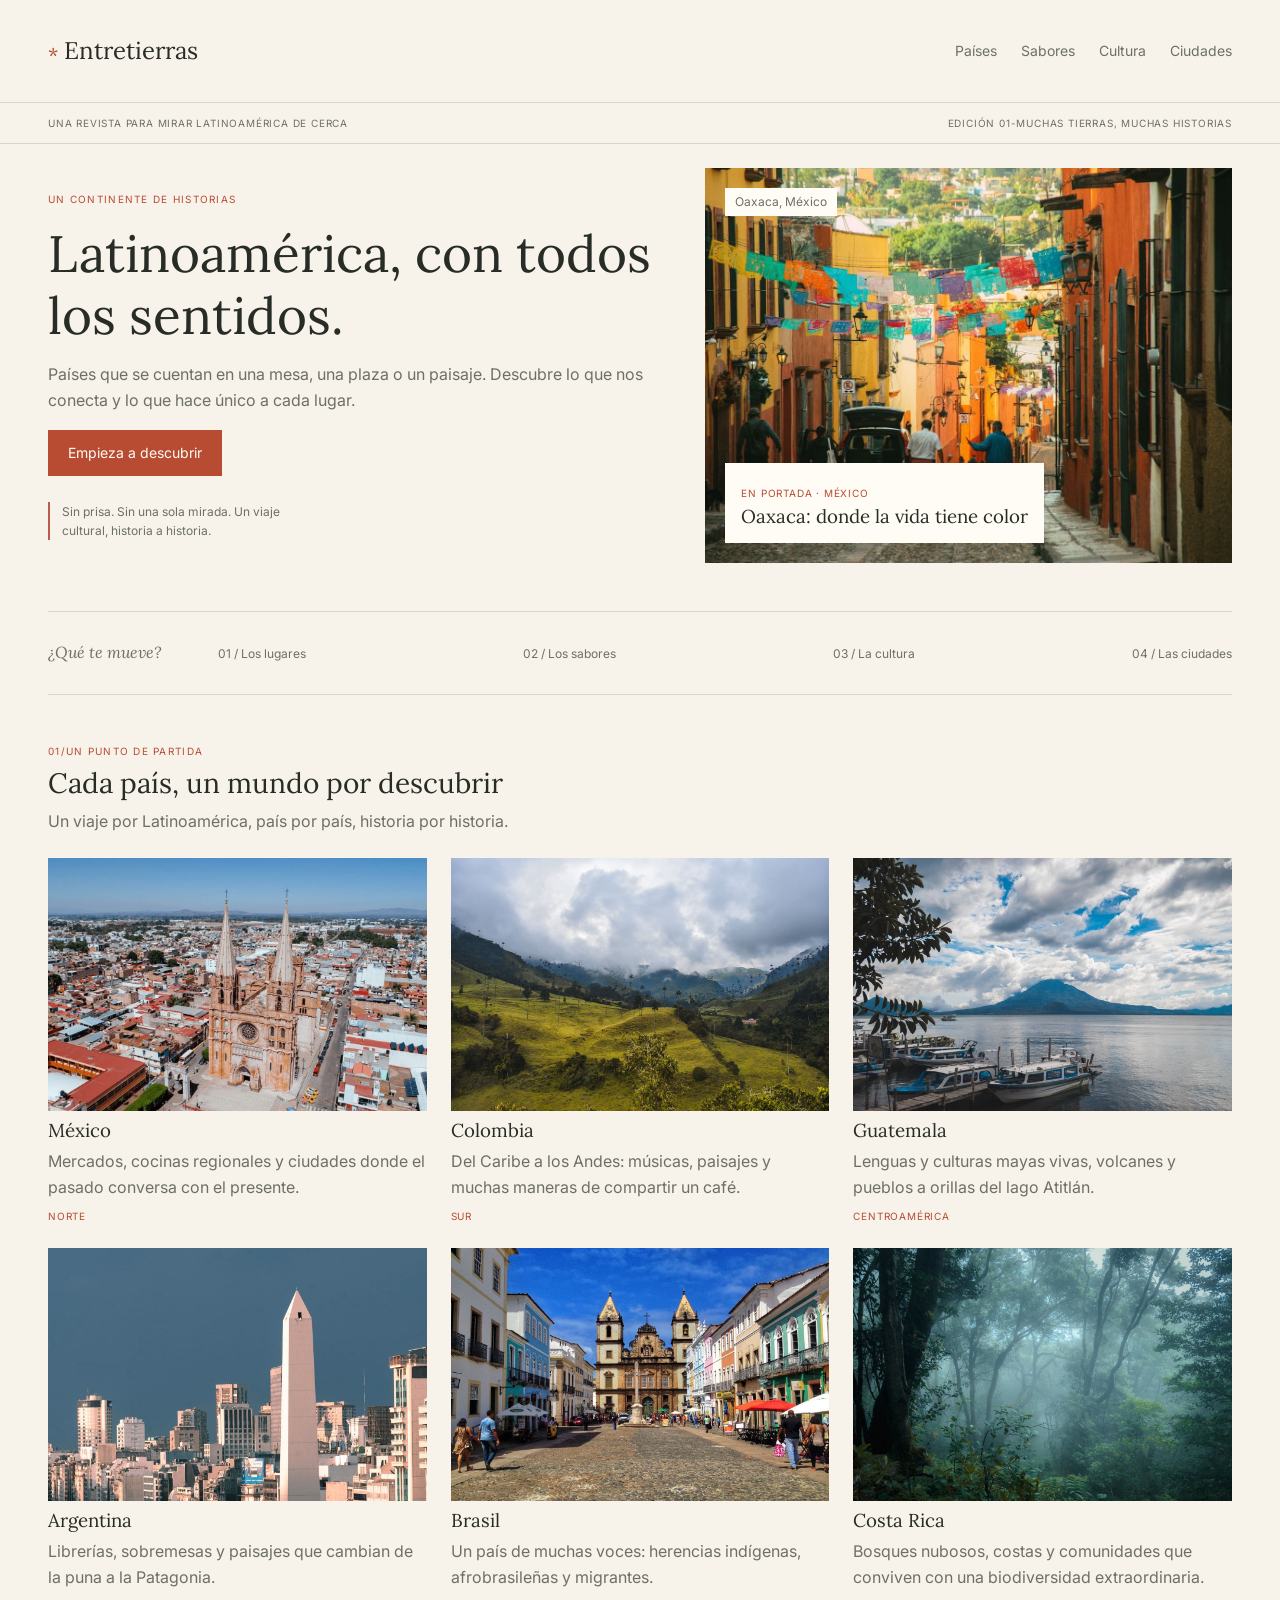
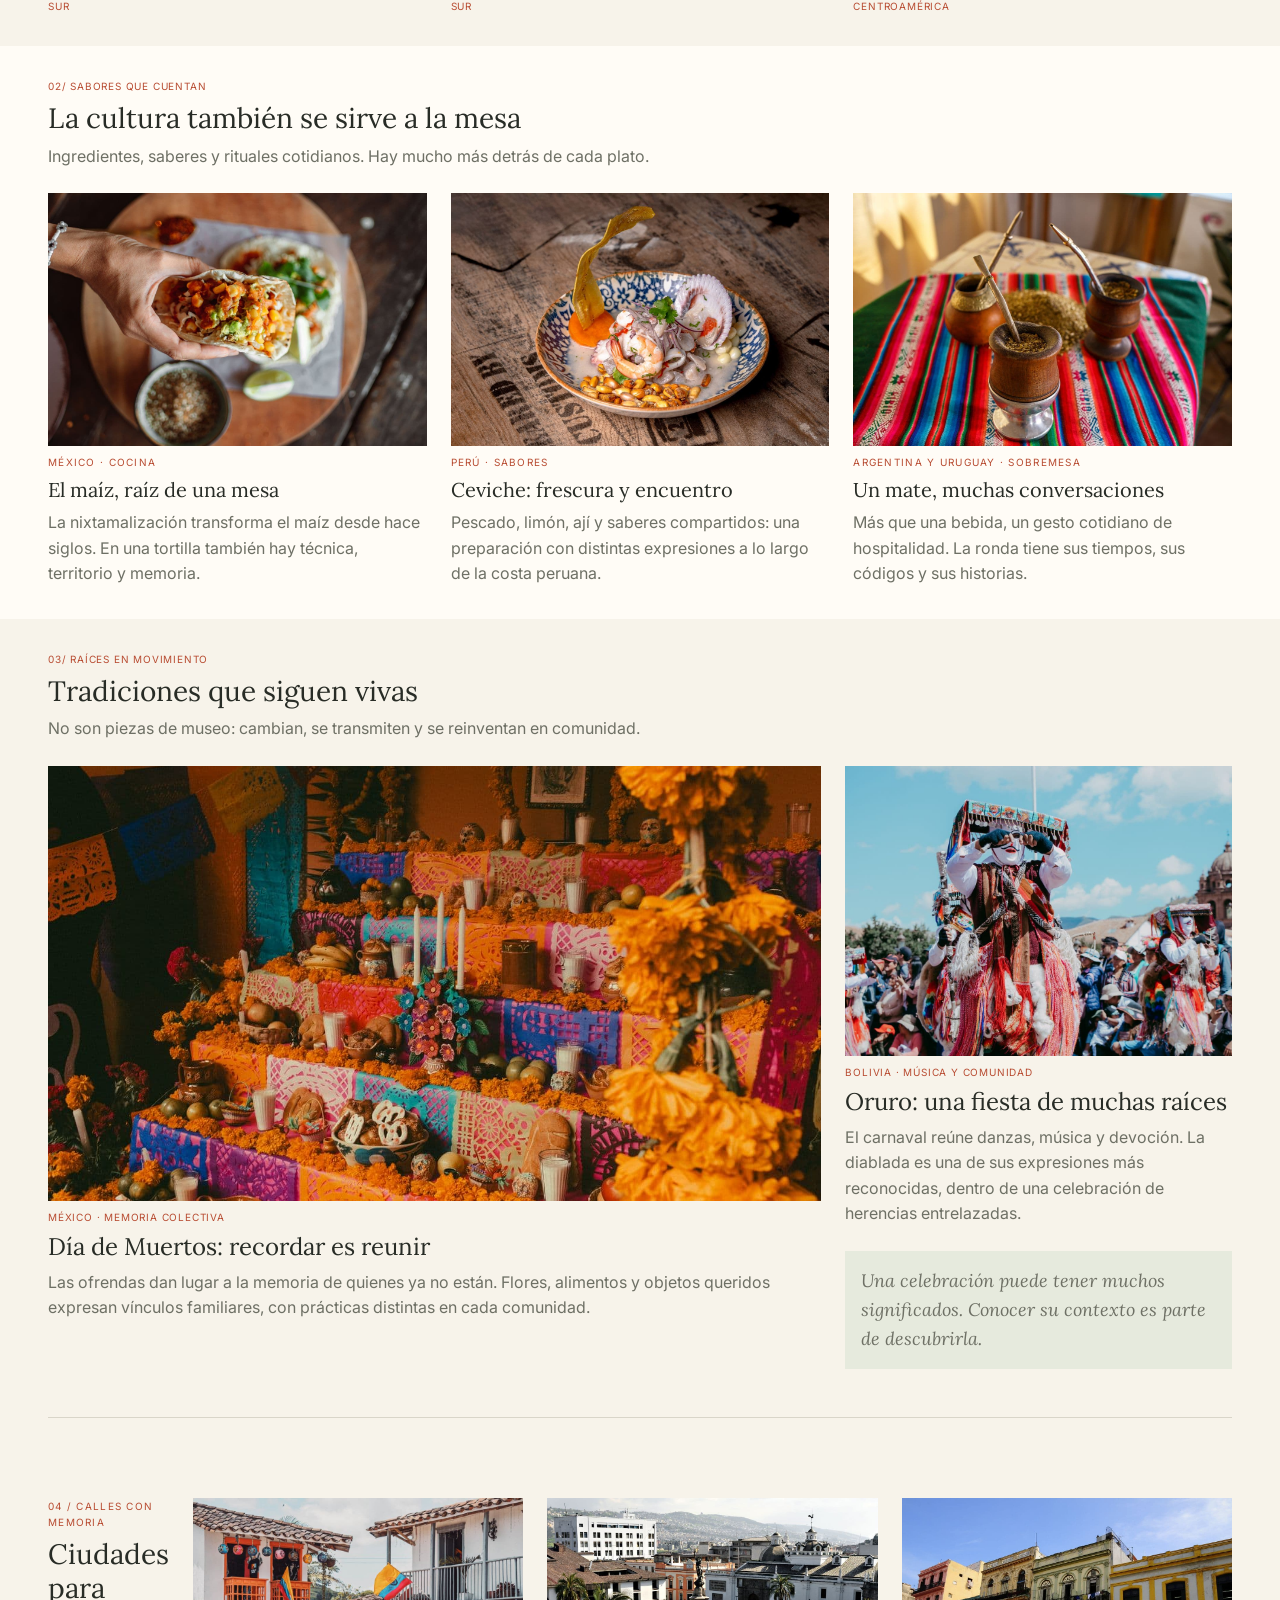
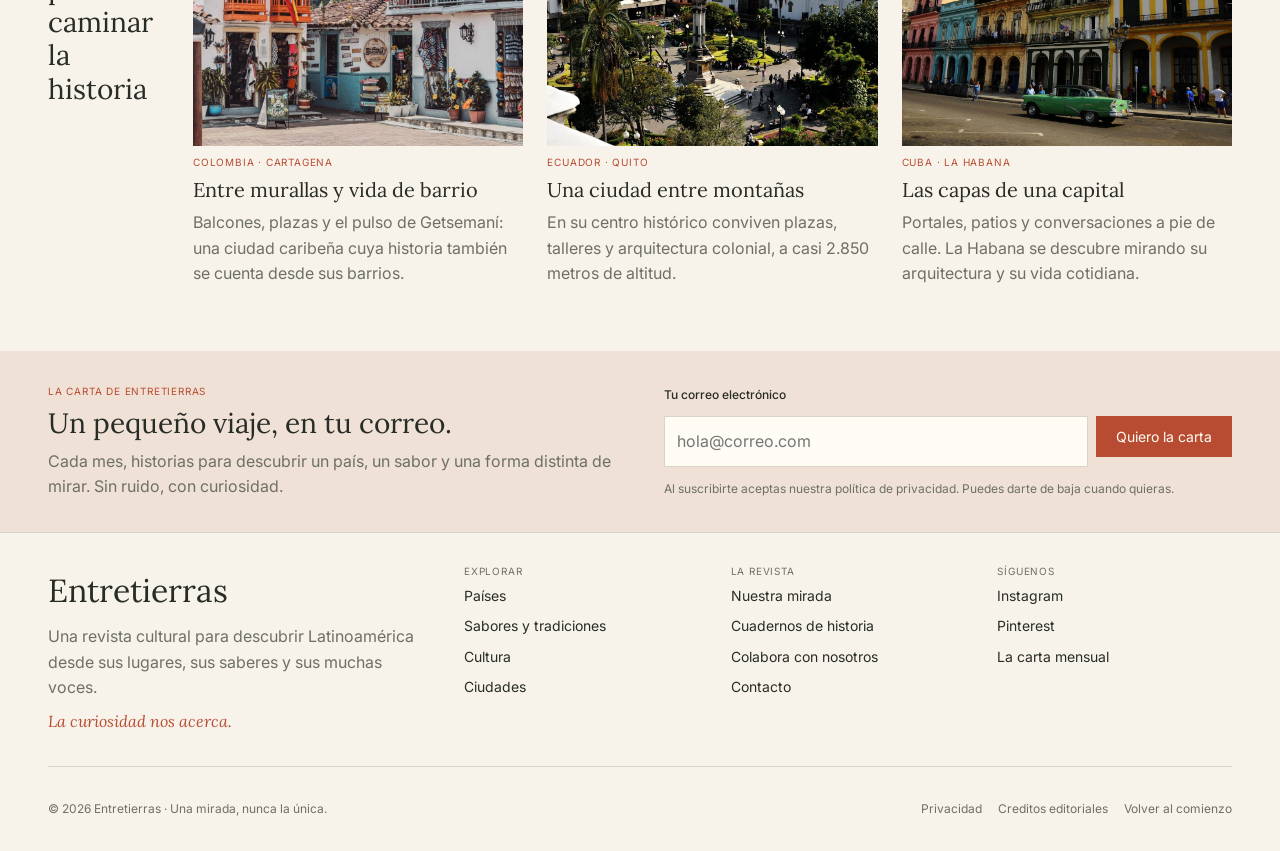
<file: index.html>
<!DOCTYPE html>
<html lang="es">
<head>
    <meta charset="UTF-8">
    <meta name="viewport" content="width=device-width, initial-scale=1.0">
    <title>Entretierras · Revista de Latinoamérica</title>
    <link rel="preconnect" href="https://fonts.googleapis.com">
    <link rel="preconnect" href="https://fonts.gstatic.com" crossorigin>
    <link href="https://fonts.googleapis.com/css2?family=Inter:wght@400;500;600&family=Lora:ital,wght@0,400;0,500;1,400&display=swap" rel="stylesheet">
    <link rel="stylesheet" href="css/base.css">
    <link rel="stylesheet" href="css/layout.css">
    <link rel="stylesheet" href="css/responsive.css">
</head>
<body>
    <!--Parte del header y nav de la pagína-->
   
     <header class="header">
        <a href="index.html" class="logo">
            <span class="logo-asterisco">*</span> Entretierras
        </a>

        <nav class ="nav" aria-label="Navegación principal">
            <ul class="lista-nav">
                <li><a href="#paises" >Países</a></li>
                <li><a href="#sabores" >Sabores</a></li>
                <li><a href="#cultura" >Cultura</a></li>
                <li><a href="#ciudades" >Ciudades</a></li>
            </ul>
        </nav>
     </header>

     <main>

        <div class="eslogan">
            <p>UNA REVISTA PARA MIRAR LATINOAMÉRICA DE CERCA</p>
            <p>EDICIÓN 01-MUCHAS TIERRAS, MUCHAS HISTORIAS</p>
        </div>

     
        <!--Parte de la historia destacada-->
        <section class="historia-destacada" id="inicio">

                <div class="historia-portada">
                    <span class="subtitulo">UN CONTINENTE DE HISTORIAS</span>
                    <h1 class="titulo-principal">Latinoamérica, con todos los sentidos.</h1>
                     <p>Países que se cuentan en una mesa, una plaza o un paisaje. Descubre lo que nos conecta y lo que hace único a cada lugar.</p>
                     <a href="#paises" class="boton">Empieza a descubrir</a>

                     <p class="nota-hero">Sin prisa. Sin una sola mirada.
                        Un viaje cultural, historia a historia.</p>
                </div>
                
                <div class="historia-imagen">
                    <img src="img/hero/Oaxaca-mexico.jpg"class="foto-hero" alt="Calle colonial con balcones en Oaxaca">
                    <div class="ubicacion-imagen">
                        <p>Oaxaca, México</p>
                    </div>

                    <div class="tarjeta-flotante">
                        <span>EN PORTADA · MÉXICO</span>
                        <h3>Oaxaca: donde la vida tiene color</h3>
                    </div>
                </div>
        </section>
        <hr class="linea-separadora">

        <!--Parte de las secciones de la pagína -->
    <nav class="secciones" arial-label="Secciones de la revista">
    <p class="secciones-titulo">¿Qué te mueve?</p>
    <ul class="lista-secciones">
        <li><a href="#paises">01 / Los lugares</a></li>
        <li><a href="#sabores">02 / Los sabores</a></li>
        <li><a href="#cultura">03 / La cultura</a></li>
        <li><a href="#ciudades">04 / Las ciudades</a></li>
    </ul>
</nav>
    <hr class="linea-separadora">
<!--Parte de las tarjetas de los países-->
    <section class="tarjetas-paises" id="paises" >

            <div class="introduccion">
                <span>01/un punto de partida</span>
                <h2>Cada país, un mundo por descubrir</h2>
                <p>Un viaje por Latinoamérica, país por país, historia por historia.</p>
            </div>

            <div class="seleccion-paises">

                <article class="tarjeta-pais">
                <img src="img/paises/mexico-pais.jpg" alt="Calle colonial de México">
                <h3><a href="pais.html?id=mexico">México</a></h3>
                 <p>Mercados, cocinas regionales y ciudades donde el pasado conversa con el presente.</p>
                  <span class="region">Norte</span>
              </article>

                <article class="tarjeta-pais">
                    <img src="img/paises/colombia-pais.jpg" alt="Imagen de colombia">
                   <h3><a href="pais.html?id=colombia">Colombia</a></h3>
                    <p>Del Caribe a los Andes: músicas, paisajes y muchas maneras de compartir un café.</p>
                    <span class="region">Sur</span>
                </article>

                <article class="tarjeta-pais">
                    <img src="img/paises/guatemala-pais.jpg" alt="Imagen de Guatemala">
                    <h3><a href="pais.html?id=guatemala">Guatemala</a></h3>
                    <p>Lenguas y culturas mayas vivas, volcanes y pueblos a orillas del lago Atitlán.</p>
                    <span class="region">Centroamérica</span>
                </article>

                <article class="tarjeta-pais">
                    <img src="img/paises/argentina-pais.jpg" alt="Imagen de Argentina">
                    <h3><a href="pais.html?id=argentina">Argentina</a></h3>
                    <p>Librerías, sobremesas y paisajes que cambian de la puna a la Patagonia.</p>
                    <span class="region">Sur</span>
                </article>

                <article class="tarjeta-pais">
                    <img src="img/paises/brasil-pais.jpg" alt="Imagen de Brasil">
                    <h3><a href="pais.html?id=brasil">Brasil</a></h3>
                    <p>Un país de muchas voces: herencias indígenas, afrobrasileñas y migrantes.</p>
                    <span class="region">Sur</span>
                </article>

                <article class="tarjeta-pais">
                    <img src="img/paises/costa-rica-pais.jpg" alt="Imagen de Costa Rica">
                    <h3><a href="pais.html?id=costa-rica">Costa Rica</a></h3>
                    <p>Bosques nubosos, costas y comunidades que conviven con una biodiversidad extraordinaria.</p>
                    <span class="region">Centroamérica</span>
                </article>


            </div>
    </section>

    <!--Parte de las tarjetas de los sabores-->
            <section class="seccion-sabores" id="sabores" >
                     <div class="introduccion-sabores">
                        <span>02/ SABORES QUE CUENTAN</span>
                        <h2>La cultura también se sirve a la mesa</h2>
                        <p>Ingredientes, saberes y rituales cotidianos. Hay mucho más detrás de cada plato.</p>
                     </div>

                     <div class="tarjetas-comidas">
                        <article class="tarjeta-comida">
                            <img src="img/sabores/tortilla-mexico.jpg" alt="Tortillas mexicana con ensalda y maiz">
                            <span>MÉXICO · COCINA</span>
                            <h3>El maíz, raíz de una mesa</h3>
                            <p>La nixtamalización transforma el maíz desde hace siglos. En una tortilla también hay técnica, territorio y memoria.</p>
                        </article>

                        <article class="tarjeta-comida">
                            <img src="img/sabores/ceviche-peruano.jpg" alt="Plato de ceviche peruana">
                            <span>PERÚ · SABORES</span>
                            <h3>Ceviche: frescura y encuentro</h3>
                            <p>Pescado, limón, ají y saberes compartidos: una preparación con distintas expresiones a lo largo de la costa peruana.</p>
                        </article>

                        <article class="tarjeta-comida">
                            <img src="img/sabores/mate-argentina.jpg" alt="tres mates en una mesa juntos">
                            <span>ARGENTINA Y URUGUAY · SOBREMESA</span>
                            <h3>Un mate, muchas conversaciones</h3>
                            <p>Más que una bebida, un gesto cotidiano de hospitalidad. La ronda tiene sus tiempos, sus códigos y sus historias.</p>
                        </article>
                     </div>
            </section>
            <!--Parte de las tarjetas de la cultura de cada país-->
            <section class="seccion-cultura" id="cultura">
                <div class="introduccion-cultura">
                    <span>03/ RAÍCES EN MOVIMIENTO</span>
                    <h2>Tradiciones que siguen vivas</h2>
                    <p>No son piezas de museo: cambian, se transmiten y se reinventan en comunidad.</p>
                </div>

                <div class="editorial-historias">
                    <article class="tarjeta-cultura">
                        <img src="img/cultura/altar-muertos.jpg" alt="Ofrenda de Día de Muertos con flores y velas">
                        <span>MÉXICO · MEMORIA COLECTIVA</span>
                        <h3>Día de Muertos: recordar es reunir</h3>
                        <p>Las ofrendas dan lugar a la memoria de quienes ya no están. Flores, alimentos y objetos queridos expresan vínculos familiares, con prácticas distintas en cada comunidad.</p>
                    </article>

                    <article class="tarjeta-cultura">
                        <img src="img/cultura/oruru-bolivia.jpg" alt="Danzantes de la diablada en el carnaval de Oruro">
                        <span>BOLIVIA · MÚSICA Y COMUNIDAD</span>
                        <h3>Oruro: una fiesta de muchas raíces</h3>
                        <p>El carnaval reúne danzas, música y devoción. La diablada es una de sus expresiones más reconocidas, dentro de una celebración de herencias entrelazadas.</p>
                    </article>

                    <div class="parrafo-significado">
                        <p>Una celebración puede tener muchos significados. Conocer su contexto es parte de descubrirla.</p>
                    </div>

                </div>

            </section>

            <hr class="linea-separadora"> 
            
        <!--Parte de las tarjetas de las ciudades-->

            <section class="seccion-ciudades" id="ciudades">
                <div class="introduccion-ciudades">
                    <span>04 / CALLES CON MEMORIA</span>
                    <h2>Ciudades para caminar la historia</h2>
                </div>

                    <div class="tarjetas-ciudades">
                    <article class="tarjeta-ciudad">
                        <img src="img/ciudades/ciudad-cartagena.jpg" alt="Calle colonial con balcones,flores y negocios en Cartagena">
                        <span>COLOMBIA · CARTAGENA</span>
                        <h3>Entre murallas y vida de barrio</h3>
                        <p>Balcones, plazas y el pulso de Getsemaní: una ciudad caribeña cuya historia también se cuenta desde sus barrios.</p>
                    </article>

                        <article class="tarjeta-ciudad">
                            <img src="img/ciudades/quito-ciudad.jpg" alt="Calle empedrada del centro histórico de Quito con montañas al fondo">
                            <span>ECUADOR · QUITO</span>
                            <h3>Una ciudad entre montañas</h3>
                            <p>En su centro histórico conviven plazas, talleres y arquitectura colonial, a casi 2.850 metros de altitud.</p>

                        </article>

                        <article class="tarjeta-ciudad">
                            <img src="img/ciudades/habanna-ciudad.jpg" alt="Portales y fachadas coloniales de La Habana">
                            <span>CUBA · LA HABANA</span>
                            <h3>Las capas de una capital</h3>
                            <p>Portales, patios y conversaciones a pie de calle. La Habana se descubre mirando su arquitectura y su vida cotidiana.</p>
                        </article>
                    </div>
                
            </section>

            <section class="seccion-suscripcion" id="newsletter">
                <div class="introduccion-suscripcion">
                    <span>LA CARTA DE ENTRETIERRAS</span>
                    <h2>Un pequeño viaje, en tu correo.</h2>
                    <p>Cada mes, historias para descubrir un país, un sabor y una forma distinta de mirar. Sin ruido, con curiosidad.</p>
                </div>

                <div class="formulario">
                    <label for="correo">Tu correo electrónico</label>
                    <form>
                        <input type="email" name="correo" id="correo" placeholder="hola@correo.com">
                        <button type="submit" class="boton">Quiero la carta</button>
                        
                    </form>
                    <p class="aviso-legal">Al suscribirte aceptas nuestra política de privacidad. Puedes darte de baja cuando quieras.</p>
                </div>
            </section>

            </main>

            <footer class="footer">

                <div class="informacion-footer">
                    <p class="footer-logo">Entretierras</p>
                    <p>Una revista cultural para descubrir Latinoamérica desde sus lugares, sus saberes y sus muchas voces.</p>
                    <p class="footer-lema">La curiosidad nos acerca.</p>
                </div>

                <div class="enlaces-footer">
                    <h3>Explorar</h3>
                    <ul>
                        <li><a href="#paises">Países</a></li>
                        <li><a href="#sabores">Sabores y tradiciones</a></li>
                        <li><a href="#cultura">Cultura</a></li>
                        <li><a href="#ciudades">Ciudades</a></li>
                    </ul>
                </div>

                <div class="revistas-footer">
                    <h3>La revista</h3>
                    <ul>
                        <li><a href="#">Nuestra mirada</a></li>
                        <li><a href="#">Cuadernos de historia</a></li>
                        <li><a href="#">Colabora con nosotros</a></li>
                        <li><a href="#">Contacto</a></li>
                    </ul>
                </div>

                <div class="redes-sociales">
                    <h3>Síguenos</h3>
                    <ul>
                        <li><a href="#">Instagram</a></li>
                        <li><a href="#">Pinterest</a></li>
                        <li><a href="#">La carta mensual</a></li>
                    </ul>
                </div>

                <hr class="linea-separadora">

                <div class="informacion-legal">
                    <p>© 2026 Entretierras · Una mirada, nunca la única.</p>
                    <ul>
                        <li><a href="#">Privacidad</a></li>
                        <li><a href="#">Creditos editoriales</a></li>
                        <li><a href="#inicio">Volver al comienzo</a></li>
                    </ul>
                </div>
            </footer>
    
</body>
</html>
</file>
<file: css/base.css>
/* === variables === */
:root {

  /*colores*/
  --color-fondo: #F7F3EA;
  --color-titulos: #282C26;
  --color-texto: #6E7065;
  --color-terracota: #B84C32;
  --color-fondo-alt: #FFFCF6;
  --color-fondo-newsletter: #EFE1D5;
  --color-fondo-secciones: #D9D5C9;
  --color-verde-suave: #E6EADD;
  /*tipografías*/
  --fuente-titulos: 'Lora', Georgia, serif;
  --fuente-texto: 'Inter', system-ui, sans-serif;

  /*margenes */
  --margen-lateral: 1rem;
  --ancho-max: 1200px;
}

*,
*::before,
*::after {
  box-sizing: border-box;
}

body,
h1,
h2,
h3,
p,
ul {
  margin: 0;
}

/*=== Estilos de los elementos base === */

body {
  background: var(--color-fondo);
  color: var(--color-texto);
  font-family: var(--fuente-texto);
  font-size: 1rem;
  line-height: 1.6;
}

h1,
h2,
h3 {
  font-family: var(--fuente-titulos);
  font-weight: 400;
  line-height: 1.2;
  color: var(--color-titulos);
}

ul {
  padding: 0;
  list-style: none;
}

a {
  color: inherit;
  text-decoration: none;
}

img {
  display: block;
  max-width: 100%;
  height: auto;
}
</file>
<file: css/layout.css>
/* === Layout: estructura de la página (móvil primero) === */

   /*==Header==*/
.header{
    display:flex;
    flex-direction: column;
    align-items: center;
    gap: 0.75rem;
    padding: 1rem;
    border-bottom: 1px solid var(--color-fondo-secciones);
}
.logo{
    font-family: var(--fuente-titulos);
    font-size: 1.5rem;
    color: var(--color-titulos);
}
.logo-asterisco{
    color: var(--color-terracota);
    font-size: 1.25rem;
    position: relative;
    top: 0.2rem;
}
.lista-nav{
    display: flex;
    flex-wrap:wrap;
    justify-content: center;
    gap: 1rem 1.5rem;
     font-size: 0.875rem;
}
.lista-nav a:hover{
 color: var(--color-terracota)
}
/*eslogan inicial de la pagina*/
.eslogan{
    display: flex;
    flex-direction: column;
    align-items: center;
    gap: 0.25rem;
   padding-block: 0.75rem;
    border-bottom: 1px solid var(--color-fondo-secciones);
    font-size: 0.625rem;
     letter-spacing: 0.08em;
     text-transform: uppercase;
     text-align: center;
}
/* ==Parte del hero de la pagina ==*/ 
.historia-destacada{
    display: flex;
    flex-direction: column;
    gap:1.5rem;
   padding-block: 1.5rem 2rem;
}
.historia-portada{
    display: flex;
    flex-direction: column;
    align-items: flex-start;
    gap: 1rem;
}
.subtitulo{
    color: var(--color-terracota);
    font-size: 0.625rem;
    letter-spacing: 0.08rem;
}
.titulo-principal{
    font-size: 2.25rem;
}
.boton{
    display: inline-block;
    padding: 0.75rem 1.25rem;
    background: var(--color-terracota);
    color: var(--color-fondo-alt);
    font-size: 0.875rem;
}
.nota-hero{
    border-left: 2px solid #B95C4D;
    padding-left: 12px;
    font-size: 0.75rem;
}
/* Imagen del hero */ 
.historia-imagen {
  position: relative;
}
.foto-hero{
  width: 100%;
  aspect-ratio: 4 / 3;
  object-fit: cover;
  background: var(--color-fondo-secciones);
}
.ubicacion-imagen{
    font-size: 0.75rem;
    position: absolute;
    top: 0.75rem;
    left:0.75rem;
    padding: 0.25rem 0.625rem;
    background: var(--color-fondo-alt);
}
.tarjeta-flotante{
    padding:1rem;
    background:var(--color-fondo-alt);
}
.tarjeta-flotante span {
  font-size: 0.625rem;
  letter-spacing: 0.08em;
  color: var(--color-terracota);
}
/* Secciones de la pagina*/
.secciones{
    display: flex;
    flex-direction: column;
    gap: 0.5rem;
    padding-block: 0.75rem;
    border-bottom: none;
}
.secciones-titulo{
    font-family: var(--fuente-titulos);
    font-style: italic;
}
.lista-secciones{
    display: grid;
    grid-template-columns: repeat(2,1fr);
    gap: 0.5rem 1rem;
    font-size: 0.75rem;
}
.lista-secciones a:hover{
    color: var(--color-terracota);
}
/* == Lineas separadas == */ 
.linea-separadora{
    border: none;
    border-top: 1px solid var(--color-fondo-secciones);
    margin: 1rem var(--margen-lateral);
}
/* == Seccion de paises == */ 
.tarjetas-paises{
    display: flex;
    flex-direction: column;
    gap: 1.5rem;
    padding-block: 2rem;
}
.introduccion{
    display: flex;
    flex-direction: column;
    gap: 0.5rem
}
.introduccion span{
    font-size: 0.625rem;
    letter-spacing: 0.08rem;
    text-transform: uppercase;
    color: var(--color-terracota);
}
.introduccion h2{
    font-size: 1.75rem;
}
.seleccion-paises{
    display: grid;
    flex-direction: column;
    gap: 0.5rem;
}
.tarjeta-pais{
    display: flex;
    flex-direction: column;
    gap:0.5rem
}
.tarjeta-pais img{
    width: 100%;
    aspect-ratio: 3/2;
    object-fit: cover;
    background: var(--color-fondo-secciones);
}
.tarjeta-pais .region {
    font-size: 0.625rem;
    letter-spacing: 0.08em;
    text-transform: uppercase;
    color: var(--color-terracota);
}
/* == Seccion de los platos o sabores de paises destacados ==*/ 
.seccion-sabores{
    display: flex;
    flex-direction: column;
    gap: 1.5rem;
    padding-block: 2rem;
    background: var(--color-fondo-alt);
}
.introduccion-sabores{
    display: flex;
    flex-direction: column;
    gap: 0.5rem;
}
.introduccion-sabores span {
    font-size: 0.625rem;
    letter-spacing: 0.08em;
    text-transform: uppercase;
    color: var(--color-terracota);
}
.introduccion-sabores h2{
    font-size:  1.75rem;
}
.tarjetas-comidas {
    display: grid;
    gap: 1.5rem;
}
.tarjeta-comida {
    display: flex;
    flex-direction: column;
    gap: 0.5rem;
}
.tarjeta-comida img {
  width: 100%;
  aspect-ratio: 3 / 2;
  object-fit: cover;
  background: var(--color-fondo-secciones);
}
.tarjeta-comida span{
  font-size: 0.625rem;
  letter-spacing: 0.08rem;
  text-transform: uppercase;
  color: var(--color-terracota);
}
.tarjeta-comida h3 {
    font-size: 1.25rem;
}
/* == Seccion de cultura */
.seccion-cultura{
    display: flex;
    flex-direction: column;
    gap: 1.5rem;
    padding-block: 2rem;
}
.introduccion-cultura {
    display: flex;
    flex-direction: column;
    gap:0.5rem;
}
.introduccion-cultura span{
    text-transform: uppercase;
    font-size: 0.625rem;
    letter-spacing: 0.08em;
    color: var(--color-terracota);
}
.introduccion-cultura h2{
    font-size: 1.75rem;
}
.editorial-historias{
    display: grid;
    gap: 1.5rem;
}
.tarjeta-cultura{
    display: flex;
    flex-direction: column;
    gap: 0.5rem;
}
.tarjeta-cultura img {
  width: 100%;
  aspect-ratio: 4 / 3;
  object-fit: cover;
  background: var(--color-fondo-secciones);
}
.tarjeta-cultura span {
  font-size: 0.625rem;
  letter-spacing: 0.08em;
  text-transform: uppercase;
  color: var(--color-terracota);
}
.tarjeta-cultura h3 {
    font-size: 1.5rem;
}
.parrafo-significado {
  padding-left: 0.75rem;
  border-left: 2px solid var(--color-terracota);
  font-family: var(--fuente-titulos);
  font-style: italic;
  font-size: 1.125rem;
}
.seccion-ciudades{
    display: flex;
    gap: 1.5rem;
    padding-block: 2rem;
}
.introduccion-ciudades {
    display: flex;
    flex-direction: column;
    gap: 0.5rem;
}
.introduccion-ciudades span{
    font-size: 0.625rem;
    letter-spacing: 0.08rem;
    text-transform: uppercase;
    color: var(--color-terracota)
}
.seccion-ciudades h2{
    font-size: 1.75rem;
}
.tarjetas-ciudades {
    display: grid;
    gap: 1.5rem;
}
.tarjeta-ciudad{
    display: flex;
    flex-direction: column;
    gap: 0.5rem;
}
.tarjeta-ciudad img {
  width: 100%;
  aspect-ratio: 4 / 3;
  object-fit: cover;
  background: var(--color-fondo-secciones);
}
.tarjeta-ciudad span {
  font-size: 0.625rem;
  letter-spacing: 0.08em;
  text-transform: uppercase;
  color: var(--color-terracota);
}
.tarjeta-ciudad h3 {
  font-size: 1.25rem;
}
/* === Newsletter === */
.seccion-suscripcion{
    display: flex;
    flex-direction: column;
    gap: 1.5rem;
    padding-block: 2rem;
    background: var(--color-fondo-newsletter);
}
.introduccion-suscripcion{
    display: flex;
    flex-direction: column;
    gap:0.5rem;
}
.introduccion-suscripcion span {
    font-size: 0.625rem;
    letter-spacing: 0.08em;
    color: var(--color-terracota);
}
.introduccion-suscripcion h2 {
    font-size: 1.75rem;
}
.formulario {
    display: flex;
    flex-direction: column;
    gap: 0.75rem
}
.formulario form{
    display: flex;
    flex-direction: column;
    gap:0.5rem
}
.formulario label {
    font-size: 0.75rem;
    font-weight: 500;
    color: var(--color-titulos);
}
.formulario input {
  width: 100%;
  padding: 0.75rem;
  border: 1px solid var(--color-fondo-secciones);
  background: var(--color-fondo-alt);
  font-family: inherit;
  font-size: 1rem;
}
button.boton{
    border: none;
    font-family: inherit;
    cursor: pointer;
}
.aviso-legal {
    font-size: 0.75rem;
}
/* == Footer == */ 
.footer {
    display: flex;
    flex-direction: column;
    gap: 1.5rem;
    padding-block: 2rem;
    border-top: 1px solid var(--color-fondo-secciones);
}
.informacion-footer {
  display: flex;
  flex-direction: column;
  gap: 0.5rem;
}
.footer-logo {
  font-family: var(--fuente-titulos);
  font-size: 1.5rem;
  color: var(--color-titulos);
}
.footer-lema {
  font-family: var(--fuente-titulos);
  font-style: italic;
  color: var(--color-terracota);
}
.revistas-footer h3, 
.redes-sociales h3, 
.enlaces-footer h3 {
    color: var(--color-texto);
}
.revistas-footer a, 
.redes-sociales a, 
.enlaces-footer a {
    color: var(--color-titulos);
}
.footer h3 {
  margin-bottom: 0.5rem;
  font-family: var(--fuente-texto);
  font-size: 0.625rem;
  letter-spacing: 0.08em;
  text-transform: uppercase;
}
.footer li {
  margin-bottom: 0.5rem;
  font-size: 0.875rem;
}
.footer a:hover {
  color: var(--color-terracota);
}
.footer .linea-separadora {
  margin: 0;
}
.informacion-legal {
  display: flex;
  flex-direction: column;
  gap: 0.75rem;
  font-size: 0.75rem;
}
.informacion-legal ul {
  display: flex;
  flex-wrap: wrap;
  gap: 0.5rem 1rem;
}

.informacion-legal li {
  margin-bottom: 0;
  font-size: inherit;
}
.tarjeta-pais {
  position: relative;
}

.tarjeta-pais h3 a::after {
  content: "";
  position: absolute;
  inset: 0;
}

.tarjeta-pais:hover h3 a,
.tarjeta-pais:focus-within h3 a {
  color: var(--color-terracota);
}
/* Para ajustar un poco las margenes*/
.header,
.eslogan,
.historia-destacada,
.secciones,
.tarjetas-paises,
.seccion-sabores,
.seccion-cultura,
.seccion-ciudades,
.seccion-suscripcion,
.footer {
  padding-inline: var(--margen-lateral);
}
</file>
<file: css/responsive.css>
@media (min-width: 768px) {
  :root { --margen-lateral: 2rem; }

  .seleccion-paises,
  .tarjetas-comidas,
  .tarjetas-ciudades {
    grid-template-columns: repeat(2, 1fr);
  }
}
@media (min-width: 1024px){
     :root { --margen-lateral: max(3rem, calc((100% - 1200px) / 2)); }
    .header{
        flex-direction: row;
        justify-content: space-between;
        align-items: center;
        padding-block: 2rem;
    }
    .eslogan{
        flex-direction: row;
        justify-content: space-between;
    }
    .historia-destacada{
        align-items: center;
        flex-direction: row;
        gap: 2rem;
    }
    .foto-hero{
        max-height: 36rem;
    }
    .ubicacion-imagen{
        position: absolute;
        top: 20px;
        left: 20px;
    }
    .tarjeta-flotante{
        position: absolute;
        bottom: 20px;
        left: 20px;
    }
    .historia-portada{
       display: flex;
       flex-direction: column;
       gap: 1rem;
    }
    .titulo-principal{

       font-size: clamp(2.25rem, 4vw, 3.5rem);
    }
    .boton{
      margin-bottom: 10px;
    }
    .nota-hero{
        max-width: 280px;
    }
    
    .secciones{
       flex-direction: row;
       justify-content: space-between;
       align-items: center;
       padding-block: 0.75rem;
    }
    .lista-secciones{
        display: flex;
        flex: 1;
        justify-content: space-between;
        margin-left: 3rem;
    }
   .seleccion-paises , .tarjetas-comidas, 
   .tarjetas-ciudades{
    display: grid;
    grid-template-columns: repeat(3,1fr);
   }
   .seccion-ciudades{
     padding-block: 4rem;
   }
   .seleccion-paises{
    gap:1.5rem;
   }
   .editorial-historias {
    grid-template-columns: 2fr 1fr;
    align-items: start;
   }
   .tarjeta-cultura:first-child{
    grid-row: 1/ span 2;
   }
   .parrafo-significado{
    padding: 1rem;
    background: var(--color-verde-suave);
    border-left: none;
   }
   .tarjeta-cultura:first-child img { 
    aspect-ratio: 16 / 9; 
}
.tarjeta-cultura:nth-child(2) img { 
    aspect-ratio: 4 / 3; 
}
.seccion-suscripcion {
  flex-direction: row;
  justify-content: space-between;
  align-items: center;
  gap: 3rem;
}

.introduccion-suscripcion,
.formulario {
  flex: 1;
}

.formulario form {
  flex-direction: row;
  flex-wrap: wrap;
  gap: 0.5rem;
}

.formulario label {
  width: 100%;
}

.formulario input {
  flex: 1;
  width: auto;
}

.formulario .boton {
  width: auto;
}

/* Footer */
.footer {
  flex-direction: row;
  flex-wrap: wrap;
  justify-content: space-between;
  gap: 2rem;
}

.informacion-footer {
  flex: 2;
  max-width: 24rem;
}

.enlaces-footer,
.revistas-footer,
.redes-sociales {
  flex: 1;
}

.footer .linea-separadora,
.informacion-legal {
  width: 100%;
}

.informacion-legal {
  flex-direction: row;
  justify-content: space-between;
}
.footer-logo{
    font-size: 2rem;
}
.revistas-footer h3, 
.redes-sociales h3, 
.enlaces-footer h3 {
    color: var(--color-texto);
}
.revistas-footer a, 
.redes-sociales a, 
.enlaces-footer a {
    color: var(--color-titulos);
}

}
</file>
